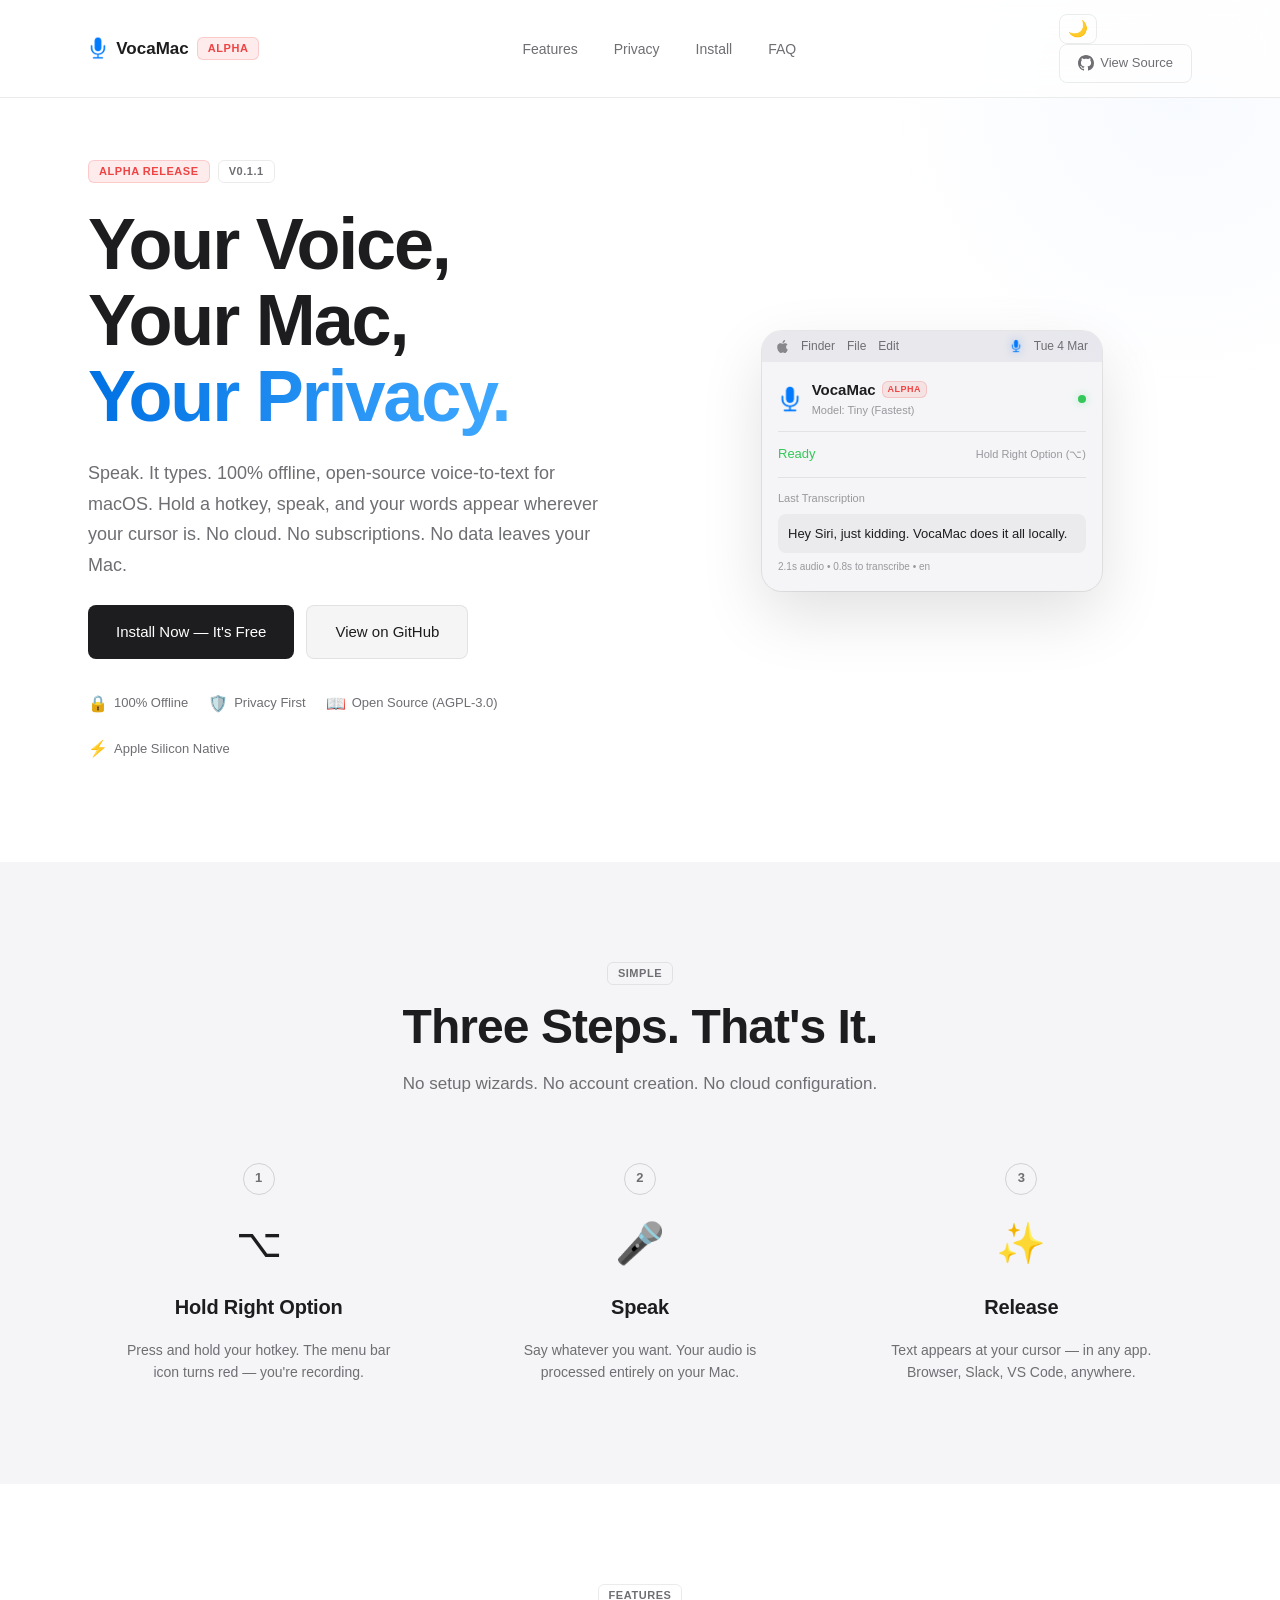
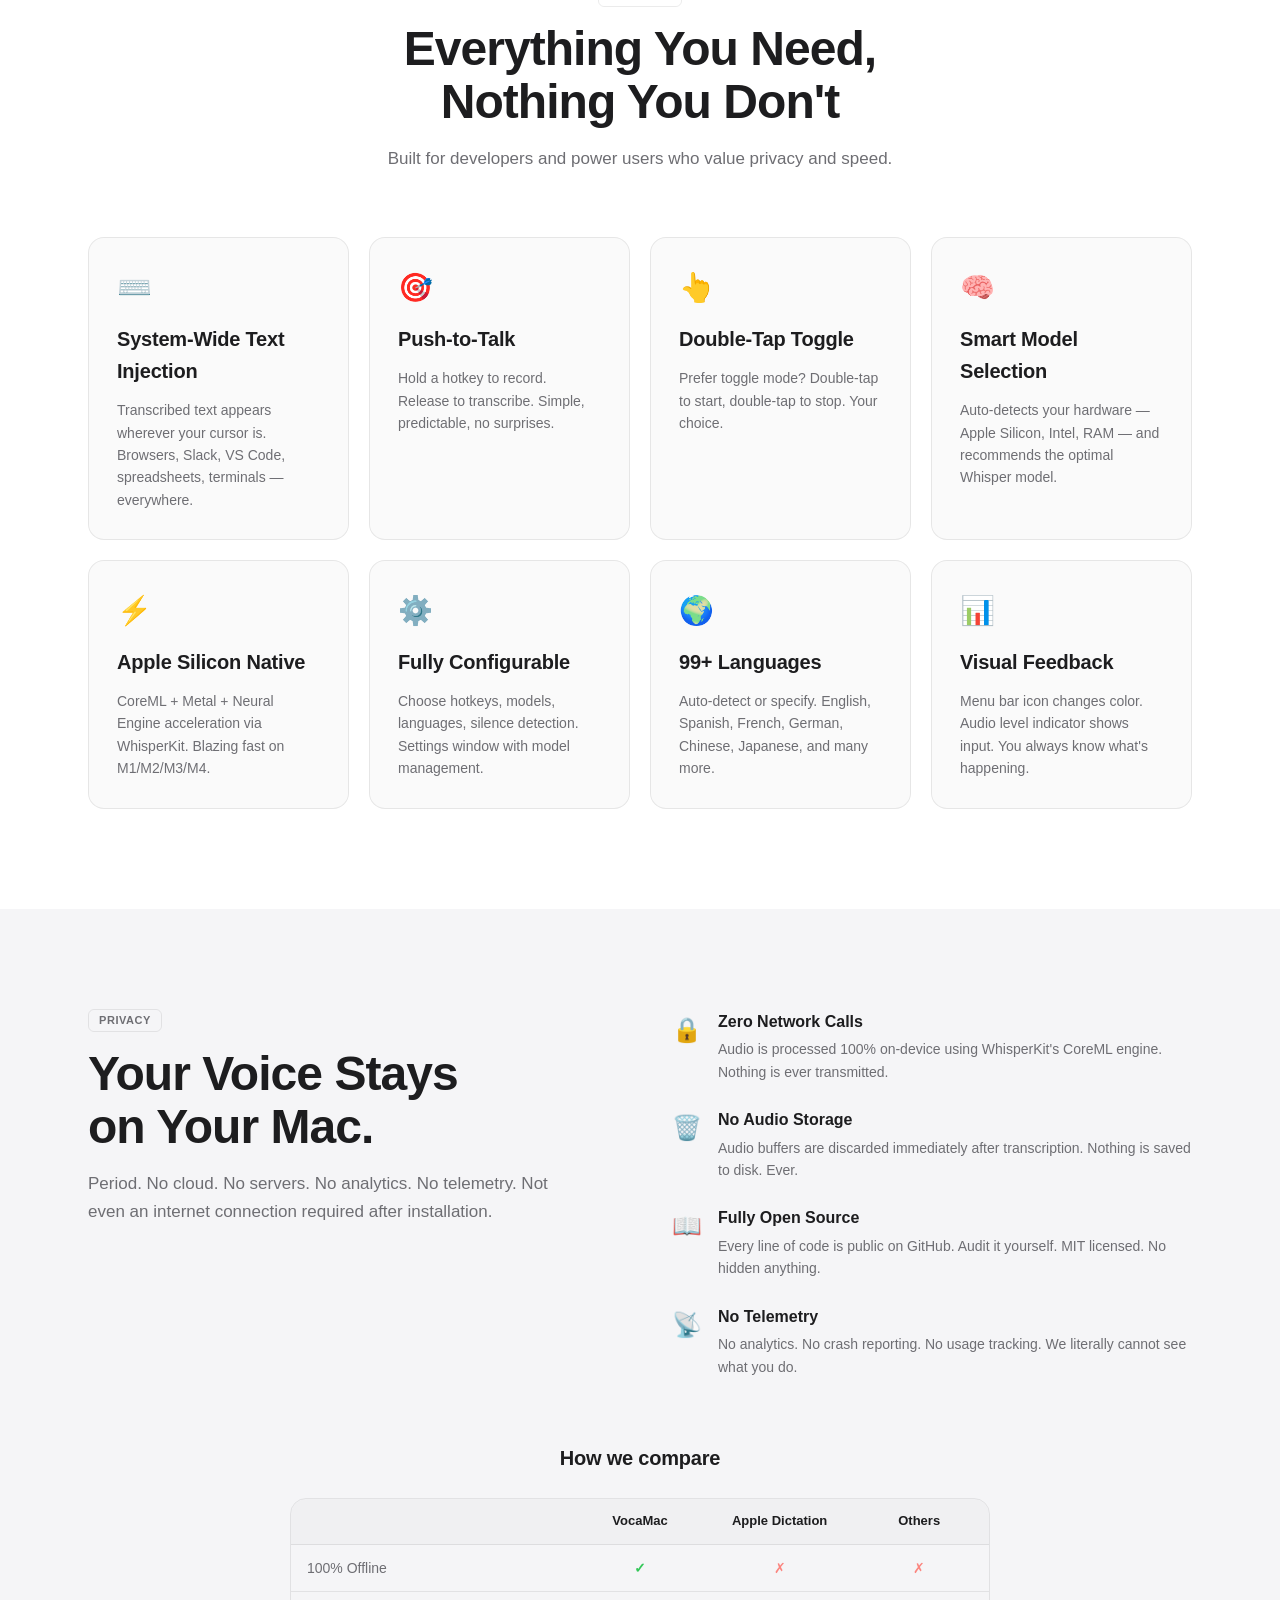
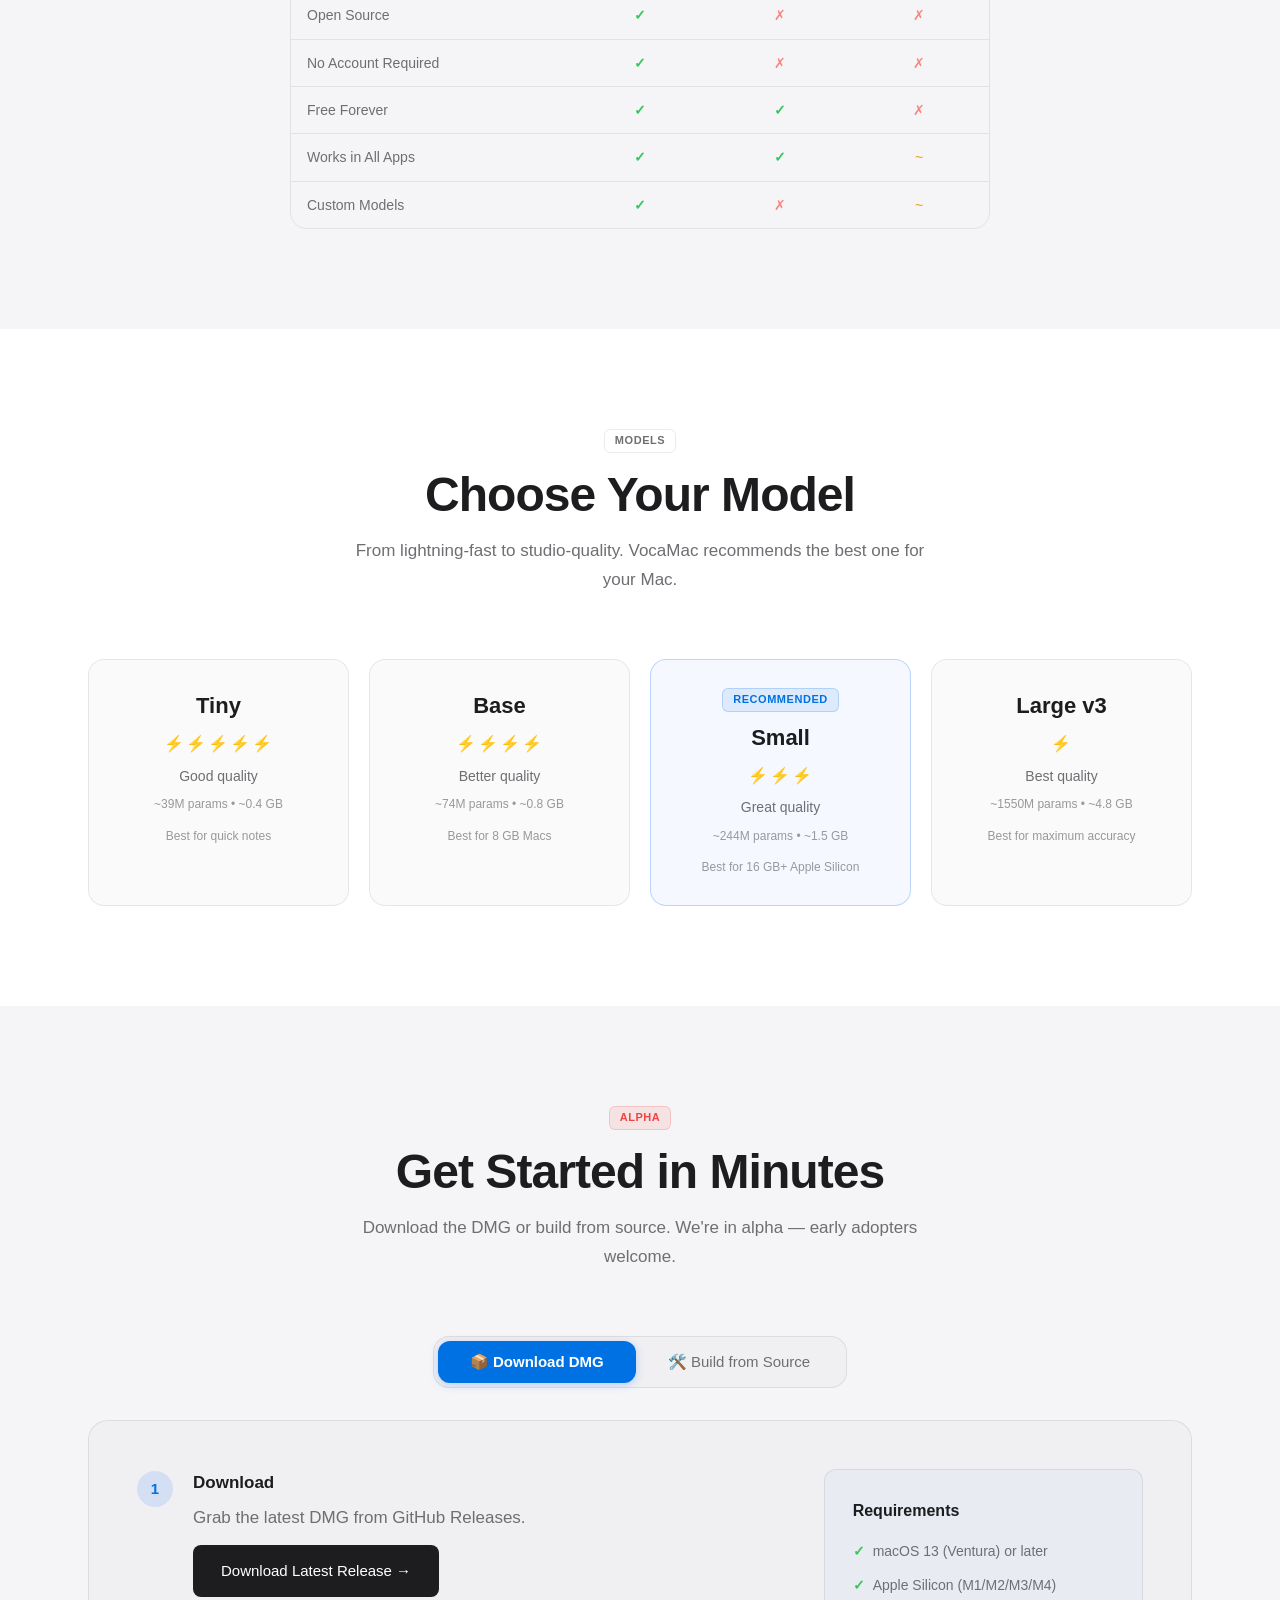
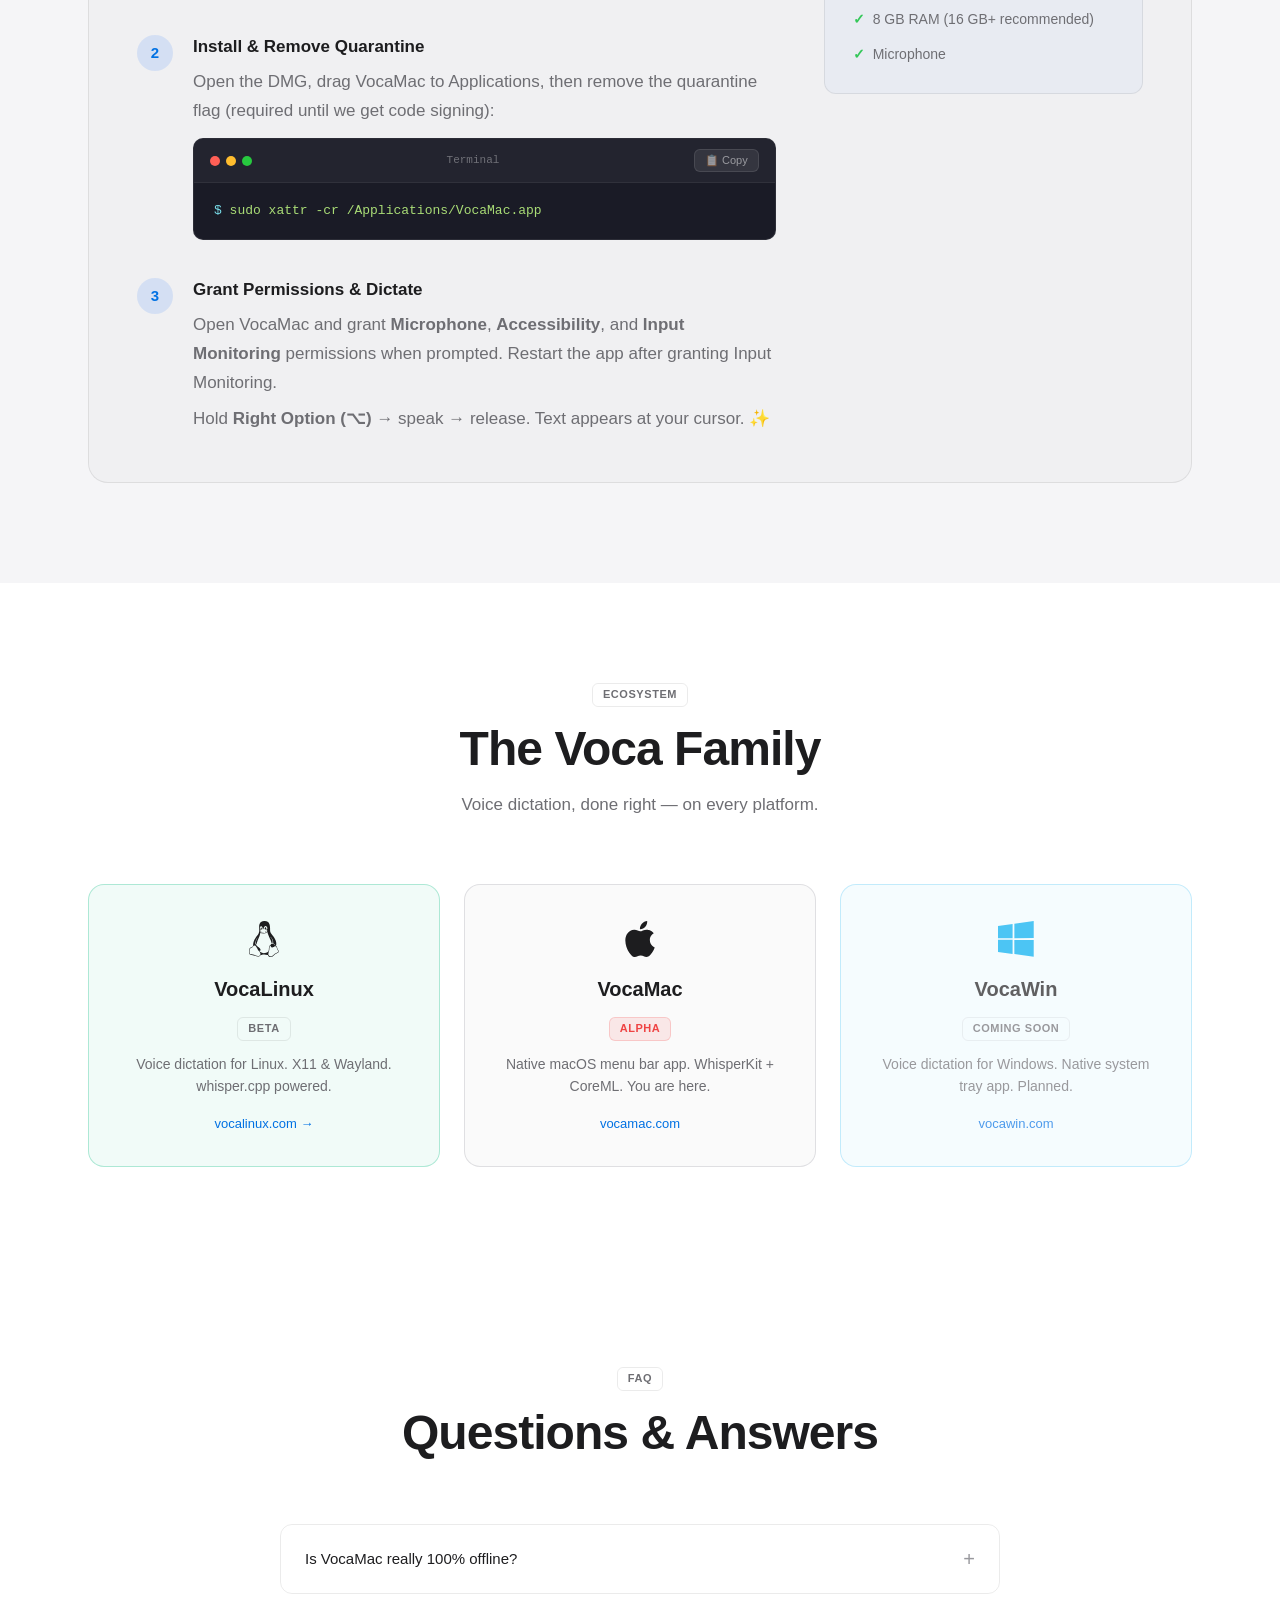
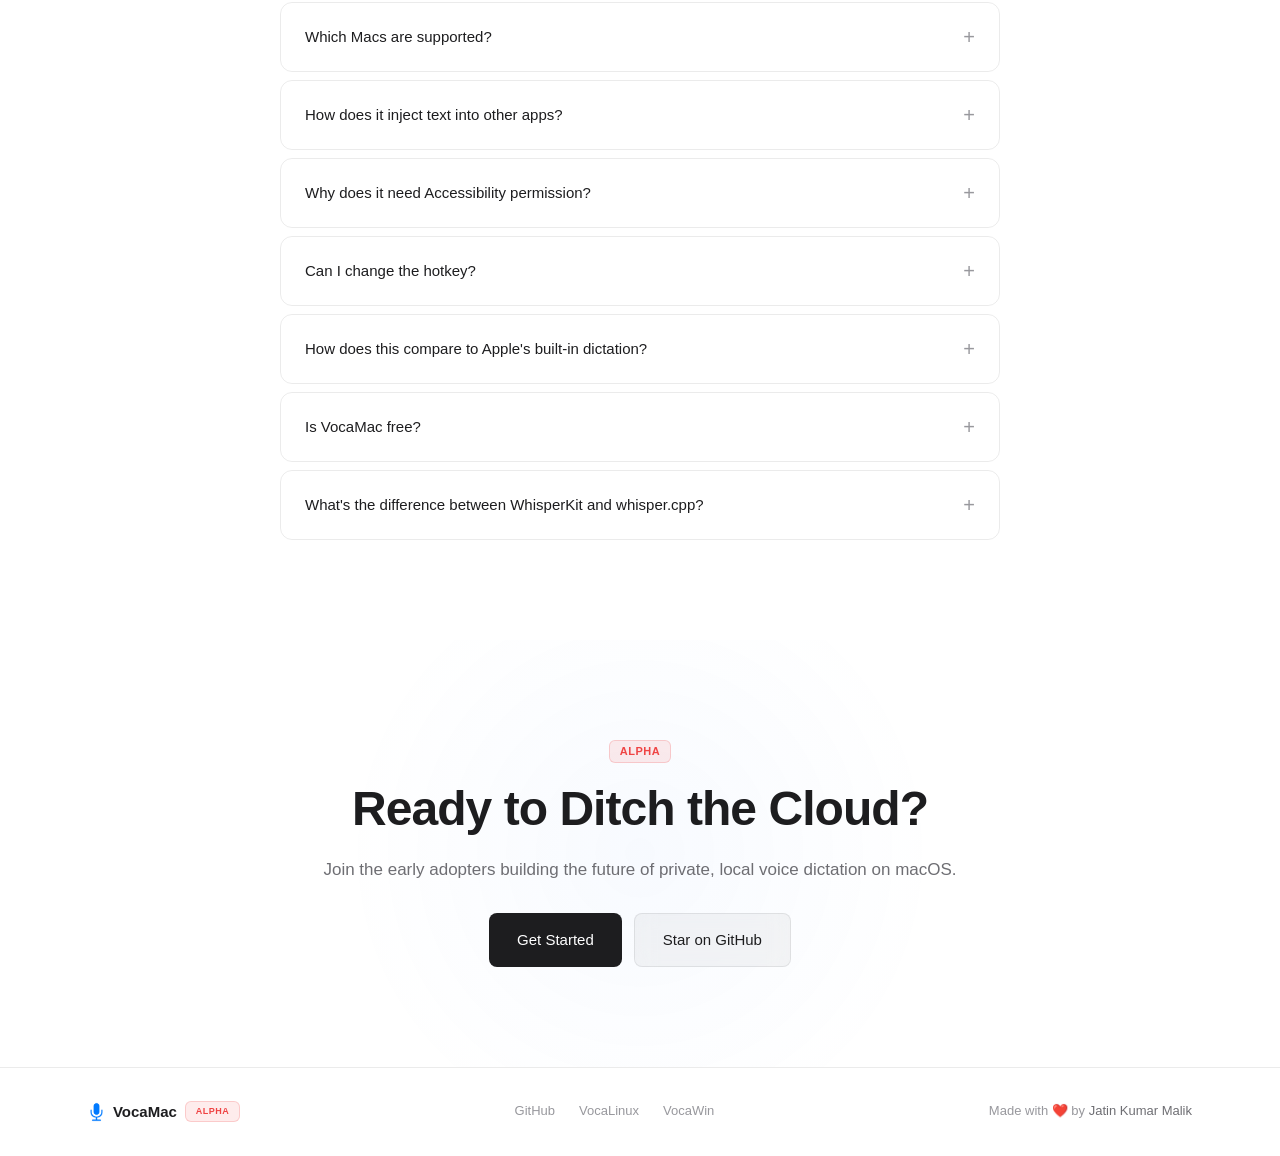
<file: web/index.html>
<!DOCTYPE html>
<html lang="en">
<head>
    <meta charset="UTF-8">
    <meta name="viewport" content="width=device-width, initial-scale=1.0">

    <!-- Primary Meta Tags -->
    <title>VocaMac — 100% Local Voice-to-Text for macOS | Privacy-First Dictation</title>
    <meta name="title" content="VocaMac — 100% Local Voice-to-Text for macOS | Privacy-First Dictation">
    <meta name="description" content="Free, open-source voice dictation for macOS. Hold a hotkey, speak, and text appears at your cursor. 100% offline, powered by WhisperKit. No cloud, no subscriptions, your data never leaves your Mac.">
    <meta name="keywords" content="voice to text, speech to text, speech recognition, macOS, dictation software, whisper, whisperkit, local dictation, offline voice recognition, privacy, open source, mac app, voice typing, transcription">
    <meta name="author" content="Jatin Kumar Malik">
    <meta name="robots" content="index, follow, max-image-preview:large, max-snippet:-1, max-video-preview:-1">
    <link rel="canonical" href="https://vocamac.com/">

    <!-- Favicon -->
    <link rel="icon" type="image/x-icon" href="favicon.ico">
    <link rel="icon" type="image/png" sizes="32x32" href="favicon.png">
    <link rel="apple-touch-icon" sizes="180x180" href="apple-touch-icon.png">
    <meta name="theme-color" content="#1a1a2e">

    <!-- Open Graph / Facebook -->
    <meta property="og:type" content="website">
    <meta property="og:url" content="https://vocamac.com/">
    <meta property="og:title" content="VocaMac — 100% Local Voice-to-Text for macOS">
    <meta property="og:description" content="Free, open-source voice dictation for macOS. Hold a hotkey, speak, and text appears at your cursor. 100% offline, powered by WhisperKit. No cloud, no subscriptions.">
    <meta property="og:image" content="https://vocamac.com/og-image.png">
    <meta property="og:image:width" content="1200">
    <meta property="og:image:height" content="630">
    <meta property="og:image:alt" content="VocaMac - Local Voice-to-Text for macOS">
    <meta property="og:site_name" content="VocaMac">
    <meta property="og:locale" content="en_US">

    <!-- Twitter -->
    <meta name="twitter:card" content="summary_large_image">
    <meta name="twitter:url" content="https://vocamac.com/">
    <meta name="twitter:title" content="VocaMac — 100% Local Voice-to-Text for macOS">
    <meta name="twitter:description" content="Free, open-source voice dictation for macOS. Hold a hotkey, speak, and text appears at your cursor. 100% offline, powered by WhisperKit.">
    <meta name="twitter:image" content="https://vocamac.com/og-image.png">
    <meta name="twitter:image:alt" content="VocaMac - Local Voice-to-Text for macOS">
    <meta name="twitter:creator" content="@jatinkrmalik">

    <!-- JSON-LD Structured Data -->
    <script type="application/ld+json">
    {
        "@context": "https://schema.org",
        "@type": "SoftwareApplication",
        "name": "VocaMac",
        "description": "100% local, privacy-first voice dictation for macOS. Hold a hotkey, speak, and text appears at your cursor. Powered by WhisperKit with CoreML acceleration.",
        "url": "https://vocamac.com",
        "applicationCategory": "UtilitiesApplication",
        "operatingSystem": "macOS 13.0 or later",
        "offers": {
            "@type": "Offer",
            "price": "0",
            "priceCurrency": "USD"
        },
        "author": {
            "@type": "Person",
            "name": "Jatin Kumar Malik",
            "url": "https://github.com/jatinkrmalik"
        },
        "license": "https://opensource.org/licenses/MIT",
        "isAccessibleForFree": true,
        "featureList": [
            "100% offline voice recognition",
            "System-wide text injection",
            "Push-to-talk and toggle modes",
            "99+ language support",
            "Apple Silicon native (CoreML + Neural Engine)",
            "Multiple Whisper model sizes",
            "Open source (MIT license)"
        ],
        "screenshot": "https://vocamac.com/og-image.png",
        "softwareVersion": "0.1.0",
        "softwareRequirements": "macOS 13 (Ventura) or later, Xcode 15+ or Swift 5.9+ toolchain, 8 GB RAM minimum"
    }
    </script>

    <link rel="stylesheet" href="style.css">
    <!-- Prevent flash of wrong theme -->
    <script>
        (function(){var t=localStorage.getItem('vocamac-theme')||(window.matchMedia('(prefers-color-scheme:light)').matches?'light':'dark');document.documentElement.setAttribute('data-theme',t);})();
    </script>
</head>
<body>
    <!-- Navigation -->
    <nav class="navbar">
        <div class="container navbar__container">
            <a href="/" class="navbar__logo">
                <img src="logo.png" alt="VocaMac" class="navbar__logo-img">
                <span>VocaMac</span>
                <span class="badge badge--alpha">ALPHA</span>
            </a>
            <ul class="navbar__menu">
                <li><a href="#features" class="navbar__link">Features</a></li>
                <li><a href="#privacy" class="navbar__link">Privacy</a></li>
                <li><a href="#install" class="navbar__link">Install</a></li>
                <li><a href="#faq" class="navbar__link">FAQ</a></li>
            </ul>
            <div class="navbar__actions">
                <button class="theme-toggle" aria-label="Toggle theme" title="Toggle light/dark mode">
                    <span class="theme-icon-dark">☀️</span>
                    <span class="theme-icon-light">🌙</span>
                </button>
                <a href="https://github.com/jatinkrmalik/vocamac" class="navbar__cta" target="_blank" rel="noopener">
                    <svg width="16" height="16" viewBox="0 0 16 16" fill="currentColor" style="vertical-align: -2px; margin-right: 6px;"><path d="M8 0C3.58 0 0 3.58 0 8c0 3.54 2.29 6.53 5.47 7.59.4.07.55-.17.55-.38 0-.19-.01-.82-.01-1.49-2.01.37-2.53-.49-2.69-.94-.09-.23-.48-.94-.82-1.13-.28-.15-.68-.52-.01-.53.63-.01 1.08.58 1.23.82.72 1.21 1.87.87 2.33.66.07-.52.28-.87.51-1.07-1.78-.2-3.64-.89-3.64-3.95 0-.87.31-1.59.82-2.15-.08-.2-.36-1.02.08-2.12 0 0 .67-.21 2.2.82.64-.18 1.32-.27 2-.27.68 0 1.36.09 2 .27 1.53-1.04 2.2-.82 2.2-.82.44 1.1.16 1.92.08 2.12.51.56.82 1.27.82 2.15 0 3.07-1.87 3.75-3.65 3.95.29.25.54.73.54 1.48 0 1.07-.01 1.93-.01 2.2 0 .21.15.46.55.38A8.013 8.013 0 0016 8c0-4.42-3.58-8-8-8z"/></svg>
                    <span class="navbar__cta-text">View Source</span>
                </a>
                <button class="navbar__toggle" aria-label="Menu">
                    <span></span><span></span><span></span>
                </button>
            </div>
        </div>
    </nav>

    <!-- Hero -->
    <section class="hero">
        <div class="container hero__container">
            <div class="hero__content">
                <div class="hero__badges">
                    <span class="badge badge--alpha">ALPHA RELEASE</span>
                    <span class="badge badge--outline" id="version-badge">v0.1.1</span>
                </div>
                <h1 class="hero__headline">
                    Your Voice,<br>
                    Your Mac,<br>
                    <span class="text-gradient">Your Privacy.</span>
                </h1>
                <p class="hero__subtext">
                    Speak. It types. 100% offline, open-source voice-to-text for macOS. Hold a hotkey, speak, and your words appear wherever your cursor is. No cloud. No subscriptions. No data leaves your Mac.
                </p>
                <div class="hero__actions">
                    <a href="#install" class="button button--primary">
                        Install Now — It's Free
                    </a>
                    <a href="https://github.com/jatinkrmalik/vocamac" class="button button--glass" target="_blank" rel="noopener">
                        View on GitHub
                    </a>
                </div>
                <div class="hero__stats">
                    <div class="hero__stat">
                        <span class="hero__stat-icon">🔒</span>
                        <span>100% Offline</span>
                    </div>
                    <div class="hero__stat">
                        <span class="hero__stat-icon">🛡️</span>
                        <span>Privacy First</span>
                    </div>
                    <div class="hero__stat">
                        <span class="hero__stat-icon">📖</span>
                        <span>Open Source (AGPL-3.0)</span>
                    </div>
                    <div class="hero__stat">
                        <span class="hero__stat-icon">⚡</span>
                        <span>Apple Silicon Native</span>
                    </div>
                </div>
            </div>
            <div class="hero__visual">
                <div class="mockup">
                    <div class="mockup__menubar">
                        <div class="mockup__menubar-left">
                            <svg class="mockup__apple" role="img" viewBox="0 0 24 24" width="13" height="13" xmlns="http://www.w3.org/2000/svg"><path d="M12.152 6.896c-.948 0-2.415-1.078-3.96-1.04-2.04.027-3.91 1.183-4.961 3.014-2.117 3.675-.546 9.103 1.519 12.09 1.013 1.454 2.208 3.09 3.792 3.039 1.52-.065 2.09-.987 3.935-.987 1.831 0 2.35.987 3.96.948 1.637-.026 2.676-1.48 3.676-2.948 1.156-1.688 1.636-3.325 1.662-3.415-.039-.013-3.182-1.221-3.22-4.857-.026-3.04 2.48-4.494 2.597-4.559-1.429-2.09-3.623-2.324-4.39-2.376-2-.156-3.675 1.09-4.61 1.09zM15.53 3.83c.843-1.012 1.4-2.427 1.245-3.83-1.207.052-2.662.805-3.532 1.818-.78.896-1.454 2.338-1.273 3.714 1.338.104 2.715-.688 3.559-1.701" fill="currentColor"/></svg>
                            <span class="mockup__menubar-item">Finder</span>
                            <span class="mockup__menubar-item">File</span>
                            <span class="mockup__menubar-item">Edit</span>
                        </div>
                        <div class="mockup__menubar-right">
                            <img src="logo.png" alt="VocaMac" class="mockup__menubar-icon mockup__mic-icon">
                            <span class="mockup__menubar-item">Tue 4 Mar</span>
                        </div>
                    </div>
                    <div class="mockup__popover">
                        <div class="mockup__header">
                            <div class="mockup__header-left">
                                <img src="logo.png" alt="VocaMac" class="mockup__app-logo">
                                <div>
                                    <div class="mockup__app-name">VocaMac <span class="badge badge--alpha" style="font-size: 9px; padding: 1px 5px;">ALPHA</span></div>
                                    <div class="mockup__model">Model: Tiny (Fastest)</div>
                                </div>
                            </div>
                            <div class="mockup__status-dot mockup__status-dot--ready"></div>
                        </div>
                        <div class="mockup__divider"></div>
                        <div class="mockup__status-row">
                            <span class="mockup__status-text mockup__status-text--ready">Ready</span>
                            <span class="mockup__hint">Hold Right Option (⌥)</span>
                        </div>
                        <div class="mockup__divider"></div>
                        <div class="mockup__transcription">
                            <div class="mockup__transcription-label">Last Transcription</div>
                            <div class="mockup__transcription-text">Hey Siri, just kidding. VocaMac does it all locally.</div>
                            <div class="mockup__transcription-meta">2.1s audio • 0.8s to transcribe • en</div>
                        </div>
                    </div>
                </div>
            </div>
        </div>
    </section>

    <!-- How It Works -->
    <section class="how-it-works" id="how-it-works">
        <div class="container">
            <div class="section-header">
                <span class="badge badge--outline">Simple</span>
                <h2>Three Steps. That's It.</h2>
                <p class="text-secondary">No setup wizards. No account creation. No cloud configuration.</p>
            </div>
            <div class="steps">
                <div class="step">
                    <div class="step__number">1</div>
                    <div class="step__icon">⌥</div>
                    <h3>Hold Right Option</h3>
                    <p>Press and hold your hotkey. The menu bar icon turns red — you're recording.</p>
                </div>
                <div class="step">
                    <div class="step__number">2</div>
                    <div class="step__icon">🎤</div>
                    <h3>Speak</h3>
                    <p>Say whatever you want. Your audio is processed entirely on your Mac.</p>
                </div>
                <div class="step">
                    <div class="step__number">3</div>
                    <div class="step__icon">✨</div>
                    <h3>Release</h3>
                    <p>Text appears at your cursor — in any app. Browser, Slack, VS Code, anywhere.</p>
                </div>
            </div>
        </div>
    </section>

    <!-- Features -->
    <section class="features" id="features">
        <div class="container">
            <div class="section-header">
                <span class="badge badge--outline">Features</span>
                <h2>Everything You Need,<br>Nothing You Don't</h2>
                <p class="text-secondary">Built for developers and power users who value privacy and speed.</p>
            </div>
            <div class="features__grid">
                <div class="feature-card">
                    <div class="feature-card__icon">⌨️</div>
                    <h3>System-Wide Text Injection</h3>
                    <p>Transcribed text appears wherever your cursor is. Browsers, Slack, VS Code, spreadsheets, terminals — everywhere.</p>
                </div>
                <div class="feature-card">
                    <div class="feature-card__icon">🎯</div>
                    <h3>Push-to-Talk</h3>
                    <p>Hold a hotkey to record. Release to transcribe. Simple, predictable, no surprises.</p>
                </div>
                <div class="feature-card">
                    <div class="feature-card__icon">👆</div>
                    <h3>Double-Tap Toggle</h3>
                    <p>Prefer toggle mode? Double-tap to start, double-tap to stop. Your choice.</p>
                </div>
                <div class="feature-card">
                    <div class="feature-card__icon">🧠</div>
                    <h3>Smart Model Selection</h3>
                    <p>Auto-detects your hardware — Apple Silicon, Intel, RAM — and recommends the optimal Whisper model.</p>
                </div>
                <div class="feature-card">
                    <div class="feature-card__icon">⚡</div>
                    <h3>Apple Silicon Native</h3>
                    <p>CoreML + Metal + Neural Engine acceleration via WhisperKit. Blazing fast on M1/M2/M3/M4.</p>
                </div>
                <div class="feature-card">
                    <div class="feature-card__icon">⚙️</div>
                    <h3>Fully Configurable</h3>
                    <p>Choose hotkeys, models, languages, silence detection. Settings window with model management.</p>
                </div>
                <div class="feature-card">
                    <div class="feature-card__icon">🌍</div>
                    <h3>99+ Languages</h3>
                    <p>Auto-detect or specify. English, Spanish, French, German, Chinese, Japanese, and many more.</p>
                </div>
                <div class="feature-card">
                    <div class="feature-card__icon">📊</div>
                    <h3>Visual Feedback</h3>
                    <p>Menu bar icon changes color. Audio level indicator shows input. You always know what's happening.</p>
                </div>
            </div>
        </div>
    </section>

    <!-- Privacy -->
    <section class="privacy" id="privacy">
        <div class="container">
            <div class="privacy__content">
                <div class="section-header section-header--left">
                    <span class="badge badge--outline">Privacy</span>
                    <h2>Your Voice Stays<br>on Your Mac.</h2>
                    <p class="text-secondary" style="max-width: 500px;">
                        Period. No cloud. No servers. No analytics. No telemetry. Not even an internet connection required after installation.
                    </p>
                </div>
                <div class="privacy__points">
                    <div class="privacy__point">
                        <div class="privacy__point-icon">🔒</div>
                        <div>
                            <h4>Zero Network Calls</h4>
                            <p>Audio is processed 100% on-device using WhisperKit's CoreML engine. Nothing is ever transmitted.</p>
                        </div>
                    </div>
                    <div class="privacy__point">
                        <div class="privacy__point-icon">🗑️</div>
                        <div>
                            <h4>No Audio Storage</h4>
                            <p>Audio buffers are discarded immediately after transcription. Nothing is saved to disk. Ever.</p>
                        </div>
                    </div>
                    <div class="privacy__point">
                        <div class="privacy__point-icon">📖</div>
                        <div>
                            <h4>Fully Open Source</h4>
                            <p>Every line of code is public on GitHub. Audit it yourself. MIT licensed. No hidden anything.</p>
                        </div>
                    </div>
                    <div class="privacy__point">
                        <div class="privacy__point-icon">📡</div>
                        <div>
                            <h4>No Telemetry</h4>
                            <p>No analytics. No crash reporting. No usage tracking. We literally cannot see what you do.</p>
                        </div>
                    </div>
                </div>
            </div>
            <div class="privacy__comparison">
                <h3>How we compare</h3>
                <div class="comparison-table">
                    <div class="comparison-row comparison-row--header">
                        <div></div>
                        <div>VocaMac</div>
                        <div>Apple Dictation</div>
                        <div>Others</div>
                    </div>
                    <div class="comparison-row">
                        <div>100% Offline</div>
                        <div class="check">✓</div>
                        <div class="cross">✗</div>
                        <div class="cross">✗</div>
                    </div>
                    <div class="comparison-row">
                        <div>Open Source</div>
                        <div class="check">✓</div>
                        <div class="cross">✗</div>
                        <div class="cross">✗</div>
                    </div>
                    <div class="comparison-row">
                        <div>No Account Required</div>
                        <div class="check">✓</div>
                        <div class="cross">✗</div>
                        <div class="cross">✗</div>
                    </div>
                    <div class="comparison-row">
                        <div>Free Forever</div>
                        <div class="check">✓</div>
                        <div class="check">✓</div>
                        <div class="cross">✗</div>
                    </div>
                    <div class="comparison-row">
                        <div>Works in All Apps</div>
                        <div class="check">✓</div>
                        <div class="check">✓</div>
                        <div class="partial">~</div>
                    </div>
                    <div class="comparison-row">
                        <div>Custom Models</div>
                        <div class="check">✓</div>
                        <div class="cross">✗</div>
                        <div class="partial">~</div>
                    </div>
                </div>
            </div>
        </div>
    </section>

    <!-- Models -->
    <section class="models">
        <div class="container">
            <div class="section-header">
                <span class="badge badge--outline">Models</span>
                <h2>Choose Your Model</h2>
                <p class="text-secondary">From lightning-fast to studio-quality. VocaMac recommends the best one for your Mac.</p>
            </div>
            <div class="models__grid">
                <div class="model-card">
                    <div class="model-card__name">Tiny</div>
                    <div class="model-card__speed">⚡⚡⚡⚡⚡</div>
                    <div class="model-card__quality">Good quality</div>
                    <div class="model-card__detail">~39M params • ~0.4 GB</div>
                    <div class="model-card__best">Best for quick notes</div>
                </div>
                <div class="model-card">
                    <div class="model-card__name">Base</div>
                    <div class="model-card__speed">⚡⚡⚡⚡</div>
                    <div class="model-card__quality">Better quality</div>
                    <div class="model-card__detail">~74M params • ~0.8 GB</div>
                    <div class="model-card__best">Best for 8 GB Macs</div>
                </div>
                <div class="model-card model-card--recommended">
                    <span class="badge badge--primary">Recommended</span>
                    <div class="model-card__name">Small</div>
                    <div class="model-card__speed">⚡⚡⚡</div>
                    <div class="model-card__quality">Great quality</div>
                    <div class="model-card__detail">~244M params • ~1.5 GB</div>
                    <div class="model-card__best">Best for 16 GB+ Apple Silicon</div>
                </div>
                <div class="model-card">
                    <div class="model-card__name">Large v3</div>
                    <div class="model-card__speed">⚡</div>
                    <div class="model-card__quality">Best quality</div>
                    <div class="model-card__detail">~1550M params • ~4.8 GB</div>
                    <div class="model-card__best">Best for maximum accuracy</div>
                </div>
            </div>
        </div>
    </section>

    <!-- Install -->
    <section class="install" id="install">
        <div class="container">
            <div class="section-header">
                <span class="badge badge--alpha">ALPHA</span>
                <h2>Get Started in Minutes</h2>
                <p class="text-secondary">Download the DMG or build from source. We're in alpha — early adopters welcome.</p>
            </div>

            <!-- Install Options Tabs -->
            <div class="install__tabs" role="tablist">
                <button class="install__tab install__tab--active" role="tab" aria-selected="true" onclick="switchInstallTab('dmg', this)">📦 Download DMG</button>
                <button class="install__tab" role="tab" aria-selected="false" onclick="switchInstallTab('source', this)">🛠️ Build from Source</button>
            </div>

            <!-- DMG Option -->
            <div class="install__card" id="install-dmg">
                <div class="install__steps">
                    <div class="install__step visible">
                        <div class="install__step-num">1</div>
                        <div>
                            <h4>Download</h4>
                            <p class="text-secondary">Grab the latest DMG from GitHub Releases.</p>
                            <a href="https://github.com/jatinkrmalik/vocamac/releases/latest" class="button button--primary install__download-btn" target="_blank" rel="noopener">
                                Download Latest Release →
                            </a>
                        </div>
                    </div>
                    <div class="install__step visible">
                        <div class="install__step-num">2</div>
                        <div>
                            <h4>Install &amp; Remove Quarantine</h4>
                            <p class="text-secondary">Open the DMG, drag VocaMac to Applications, then remove the quarantine flag (required until we get code signing):</p>
                            <div class="code-block">
                                <div class="code-block__titlebar">
                                    <div class="code-block__dots">
                                        <span class="code-block__dot code-block__dot--red"></span>
                                        <span class="code-block__dot code-block__dot--yellow"></span>
                                        <span class="code-block__dot code-block__dot--green"></span>
                                    </div>
                                    <span class="code-block__title">Terminal</span>
                                    <button class="code-block__copy" onclick="copyCode(this)">📋 Copy</button>
                                </div>
                                <div class="code-block__body">
                                    <code><span class="prompt">$ </span>sudo xattr -cr /Applications/VocaMac.app</code>
                                </div>
                            </div>
                        </div>
                    </div>
                    <div class="install__step visible">
                        <div class="install__step-num">3</div>
                        <div>
                            <h4>Grant Permissions &amp; Dictate</h4>
                            <p class="text-secondary">Open VocaMac and grant <strong>Microphone</strong>, <strong>Accessibility</strong>, and <strong>Input Monitoring</strong> permissions when prompted. Restart the app after granting Input Monitoring.</p>
                            <p class="text-secondary" style="margin-top: 8px;">Hold <strong>Right Option (⌥)</strong> → speak → release. Text appears at your cursor. ✨</p>
                        </div>
                    </div>
                </div>
                <div class="install__requirements">
                    <h4>Requirements</h4>
                    <ul>
                        <li>macOS 13 (Ventura) or later</li>
                        <li>Apple Silicon (M1/M2/M3/M4)</li>
                        <li>8 GB RAM (16 GB+ recommended)</li>
                        <li>Microphone</li>
                    </ul>
                </div>
            </div>

            <!-- Source Option (hidden by default) -->
            <div class="install__card" id="install-source" style="display: none;">
                <div class="install__steps">
                    <div class="install__step visible">
                        <div class="install__step-num">1</div>
                        <div>
                            <h4>Clone &amp; Install</h4>
                            <div class="code-block">
                                <div class="code-block__titlebar">
                                    <div class="code-block__dots">
                                        <span class="code-block__dot code-block__dot--red"></span>
                                        <span class="code-block__dot code-block__dot--yellow"></span>
                                        <span class="code-block__dot code-block__dot--green"></span>
                                    </div>
                                    <span class="code-block__title">Terminal</span>
                                    <button class="code-block__copy" onclick="copyCode(this)">📋 Copy</button>
                                </div>
                                <div class="code-block__body">
                                    <code><span class="prompt">$ </span>git clone https://github.com/jatinkrmalik/vocamac.git
<span class="prompt">$ </span>cd vocamac
<span class="prompt">$ </span>make install</code>
                                </div>
                            </div>
                            <p class="text-secondary" style="margin-top: 8px;">Builds VocaMac, installs to <strong>/Applications</strong>, and launches it. That's it.</p>
                        </div>
                    </div>
                    <div class="install__step visible">
                        <div class="install__step-num">2</div>
                        <div>
                            <h4>Grant Permissions &amp; Dictate</h4>
                            <p class="text-secondary">Grant <strong>Microphone</strong>, <strong>Accessibility</strong>, and <strong>Input Monitoring</strong> permissions when prompted. Restart the app after granting Input Monitoring.</p>
                            <p class="text-secondary" style="margin-top: 8px;">Hold <strong>Right Option (⌥)</strong> → speak → release. Text appears at your cursor. ✨</p>
                        </div>
                    </div>
                </div>
                <div class="install__requirements">
                    <h4>Requirements</h4>
                    <ul>
                        <li>macOS 13 (Ventura) or later</li>
                        <li>Apple Silicon (M1/M2/M3/M4)</li>
                        <li>Xcode 15+ or Swift 5.9+</li>
                        <li>8 GB RAM (16 GB+ recommended)</li>
                        <li>Microphone</li>
                    </ul>
                </div>
            </div>
        </div>
    </section>

    <!-- Voca Family -->
    <section class="family">
        <div class="container">
            <div class="section-header">
                <span class="badge badge--outline">Ecosystem</span>
                <h2>The Voca Family</h2>
                <p class="text-secondary">Voice dictation, done right — on every platform.</p>
            </div>
            <div class="family__grid">
                <a href="https://vocalinux.com" class="family-card family-card--linux" target="_blank" rel="noopener">
                    <div class="family-card__icon">
                        <svg role="img" viewBox="0 0 24 24" width="36" height="36" xmlns="http://www.w3.org/2000/svg"><title>Linux</title><path d="M12.504 0c-.155 0-.315.008-.48.021-4.226.333-3.105 4.807-3.17 6.298-.076 1.092-.3 1.953-1.05 3.02-.885 1.051-2.127 2.75-2.716 4.521-.278.832-.41 1.684-.287 2.489a.424.424 0 00-.11.135c-.26.268-.45.6-.663.839-.199.199-.485.267-.797.4-.313.136-.658.269-.864.68-.09.189-.136.394-.132.602 0 .199.027.4.055.536.058.399.116.728.04.97-.249.68-.28 1.145-.106 1.484.174.334.535.47.94.601.81.2 1.91.135 2.774.6.926.466 1.866.67 2.616.47.526-.116.97-.464 1.208-.946.587-.003 1.23-.269 2.26-.334.699-.058 1.574.267 2.577.2.025.134.063.198.114.333l.003.003c.391.778 1.113 1.132 1.884 1.071.771-.06 1.592-.536 2.257-1.306.631-.765 1.683-1.084 2.378-1.503.348-.199.629-.469.649-.853.023-.4-.2-.811-.714-1.376v-.097l-.003-.003c-.17-.2-.25-.535-.338-.926-.085-.401-.182-.786-.492-1.046h-.003c-.059-.054-.123-.067-.188-.135a.357.357 0 00-.19-.064c.431-1.278.264-2.55-.173-3.694-.533-1.41-1.465-2.638-2.175-3.483-.796-1.005-1.576-1.957-1.56-3.368.026-2.152.236-6.133-3.544-6.139zm.529 3.405h.013c.213 0 .396.062.584.198.19.135.33.332.438.533.105.259.158.459.166.724 0-.02.006-.04.006-.06v.105a.086.086 0 01-.004-.021l-.004-.024a1.807 1.807 0 01-.15.706.953.953 0 01-.213.335.71.71 0 00-.088-.042c-.104-.045-.198-.064-.284-.133a1.312 1.312 0 00-.22-.066c.05-.06.146-.133.183-.198.053-.128.082-.264.088-.402v-.02a1.21 1.21 0 00-.061-.4c-.045-.134-.101-.2-.183-.333-.084-.066-.167-.132-.267-.132h-.016c-.093 0-.176.03-.262.132a.8.8 0 00-.205.334 1.18 1.18 0 00-.09.4v.019c.002.089.008.179.02.267-.193-.067-.438-.135-.607-.202a1.635 1.635 0 01-.018-.2v-.02a1.772 1.772 0 01.15-.768c.082-.22.232-.406.43-.533a.985.985 0 01.594-.2zm-2.962.059h.036c.142 0 .27.048.399.135.146.129.264.288.344.465.09.199.14.4.153.667v.004c.007.134.006.2-.002.266v.08c-.03.007-.056.018-.083.024-.152.055-.274.135-.393.2.012-.09.013-.18.003-.267v-.015c-.012-.133-.04-.2-.082-.333a.613.613 0 00-.166-.267.248.248 0 00-.183-.064h-.021c-.071.006-.13.04-.186.132a.552.552 0 00-.12.27.944.944 0 00-.023.33v.015c.012.135.037.2.08.334.046.134.098.2.166.268.01.009.02.018.034.024-.07.057-.117.07-.176.136a.304.304 0 01-.131.068 2.62 2.62 0 01-.275-.402 1.772 1.772 0 01-.155-.667 1.759 1.759 0 01.08-.668 1.43 1.43 0 01.283-.535c.128-.133.26-.2.418-.2zm1.37 1.706c.332 0 .733.065 1.216.399.293.2.523.269 1.052.468h.003c.255.136.405.266.478.399v-.131a.571.571 0 01.016.47c-.123.31-.516.643-1.063.842v.002c-.268.135-.501.333-.775.465-.276.135-.588.292-1.012.267a1.139 1.139 0 01-.448-.067 3.566 3.566 0 01-.322-.198c-.195-.135-.363-.332-.612-.465v-.005h-.005c-.4-.246-.616-.512-.686-.71-.07-.268-.005-.47.193-.6.224-.135.38-.271.483-.336.104-.074.143-.102.176-.131h.002v-.003c.169-.202.436-.47.839-.601.139-.036.294-.065.466-.065zm2.8 2.142c.358 1.417 1.196 3.475 1.735 4.473.286.534.855 1.659 1.102 3.024.156-.005.33.018.513.064.646-1.671-.546-3.467-1.089-3.966-.22-.2-.232-.335-.123-.335.59.534 1.365 1.572 1.646 2.757.13.535.16 1.104.021 1.67.067.028.135.06.205.067 1.032.534 1.413.938 1.23 1.537v-.043c-.06-.003-.12 0-.18 0h-.016c.151-.467-.182-.825-1.065-1.224-.915-.4-1.646-.336-1.77.465-.008.043-.013.066-.018.135-.068.023-.139.053-.209.064-.43.268-.662.669-.793 1.187-.13.533-.17 1.156-.205 1.869v.003c-.02.334-.17.838-.319 1.35-1.5 1.072-3.58 1.538-5.348.334a2.645 2.645 0 00-.402-.533 1.45 1.45 0 00-.275-.333c.182 0 .338-.03.465-.067a.615.615 0 00.314-.334c.108-.267 0-.697-.345-1.163-.345-.467-.931-.995-1.788-1.521-.63-.4-.986-.87-1.15-1.396-.165-.534-.143-1.085-.015-1.645.245-1.07.873-2.11 1.274-2.763.107-.065.037.135-.408.974-.396.751-1.14 2.497-.122 3.854a8.123 8.123 0 01.647-2.876c.564-1.278 1.743-3.504 1.836-5.268.048.036.217.135.289.202.218.133.38.333.59.465.21.201.477.335.876.335.039.003.075.006.11.006.412 0 .73-.134.997-.268.29-.134.52-.334.74-.4h.005c.467-.135.835-.402 1.044-.7zm2.185 8.958c.037.6.343 1.245.882 1.377.588.134 1.434-.333 1.791-.765l.211-.01c.315-.007.577.01.847.268l.003.003c.208.199.305.53.391.876.085.4.154.78.409 1.066.486.527.645.906.636 1.14l.003-.007v.018l-.003-.012c-.015.262-.185.396-.498.595-.63.401-1.746.712-2.457 1.57-.618.737-1.37 1.14-2.036 1.191-.664.053-1.237-.2-1.574-.898l-.005-.003c-.21-.4-.12-1.025.056-1.69.176-.668.428-1.344.463-1.897.037-.714.076-1.335.195-1.814.12-.465.308-.797.641-.984l.045-.022zm-10.814.049h.01c.053 0 .105.005.157.014.376.055.706.333 1.023.752l.91 1.664.003.003c.243.533.754 1.064 1.189 1.637.434.598.77 1.131.729 1.57v.006c-.057.744-.48 1.148-1.125 1.294-.645.135-1.52.002-2.395-.464-.968-.536-2.118-.469-2.857-.602-.369-.066-.61-.2-.723-.4-.11-.2-.113-.602.123-1.23v-.004l.002-.003c.117-.334.03-.752-.027-1.118-.055-.401-.083-.71.043-.94.16-.334.396-.4.69-.533.294-.135.64-.202.915-.47h.002v-.002c.256-.268.445-.601.668-.838.19-.201.38-.336.663-.336zm7.159-9.074c-.435.201-.945.535-1.488.535-.542 0-.97-.267-1.28-.466-.154-.134-.28-.268-.373-.335-.164-.134-.144-.333-.074-.333.109.016.129.134.199.2.096.066.215.2.36.333.292.2.68.467 1.167.467.485 0 1.053-.267 1.398-.466.195-.135.445-.334.648-.467.156-.136.149-.267.279-.267.128.016.034.134-.147.332a8.097 8.097 0 01-.69.468zm-1.082-1.583V5.64c-.006-.02.013-.042.029-.05.074-.043.18-.027.26.004.063 0 .16.067.15.135-.006.049-.085.066-.135.066-.055 0-.092-.043-.141-.068-.052-.018-.146-.008-.163-.065zm-.551 0c-.02.058-.113.049-.166.066-.047.025-.086.068-.14.068-.05 0-.13-.02-.136-.068-.01-.066.088-.133.15-.133.08-.031.184-.047.259-.005.019.009.036.03.03.05v.02h.003z" fill="var(--text-primary)"/></svg>
                    </div>
                    <div class="family-card__name">VocaLinux</div>
                    <div class="family-card__status badge badge--outline">Beta</div>
                    <p>Voice dictation for Linux. X11 & Wayland. whisper.cpp powered.</p>
                    <span class="family-card__link">vocalinux.com →</span>
                </a>
                <div class="family-card family-card--active">
                    <div class="family-card__icon">
                        <svg role="img" viewBox="0 0 24 24" width="36" height="36" xmlns="http://www.w3.org/2000/svg"><title>Apple</title><path d="M12.152 6.896c-.948 0-2.415-1.078-3.96-1.04-2.04.027-3.91 1.183-4.961 3.014-2.117 3.675-.546 9.103 1.519 12.09 1.013 1.454 2.208 3.09 3.792 3.039 1.52-.065 2.09-.987 3.935-.987 1.831 0 2.35.987 3.96.948 1.637-.026 2.676-1.48 3.676-2.948 1.156-1.688 1.636-3.325 1.662-3.415-.039-.013-3.182-1.221-3.22-4.857-.026-3.04 2.48-4.494 2.597-4.559-1.429-2.09-3.623-2.324-4.39-2.376-2-.156-3.675 1.09-4.61 1.09zM15.53 3.83c.843-1.012 1.4-2.427 1.245-3.83-1.207.052-2.662.805-3.532 1.818-.78.896-1.454 2.338-1.273 3.714 1.338.104 2.715-.688 3.559-1.701" fill="var(--text-primary)"/></svg>
                    </div>
                    <div class="family-card__name">VocaMac</div>
                    <div class="family-card__status badge badge--alpha">Alpha</div>
                    <p>Native macOS menu bar app. WhisperKit + CoreML. You are here.</p>
                    <span class="family-card__link">vocamac.com</span>
                </div>
                <div class="family-card family-card--windows family-card--soon">
                    <div class="family-card__icon">
                        <svg xmlns="http://www.w3.org/2000/svg" viewBox="0 0 88 88" width="36" height="36"><title>Windows</title><path d="M0 12.402l35.687-4.86.016 34.423-35.67.203zm35.67 33.529l.028 34.453L.028 75.48.026 45.7zm4.326-39.025L87.314 0v41.527l-47.318.376zm47.329 39.349l-.011 41.34-47.318-6.678-.066-34.739z" fill="#00adef"/></svg>
                    </div>
                    <div class="family-card__name">VocaWin</div>
                    <div class="family-card__status badge badge--outline">Coming Soon</div>
                    <p>Voice dictation for Windows. Native system tray app. Planned.</p>
                    <span class="family-card__link">vocawin.com</span>
                </div>
            </div>
        </div>
    </section>

    <!-- FAQ -->
    <section class="faq" id="faq">
        <div class="container">
            <div class="section-header">
                <span class="badge badge--outline">FAQ</span>
                <h2>Questions & Answers</h2>
            </div>
            <div class="faq__list">
                <details class="faq__item">
                    <summary>Is VocaMac really 100% offline?</summary>
                    <p>Yes. All speech recognition happens locally on your Mac using WhisperKit's CoreML engine. Your voice data never leaves your computer. The only network call is a one-time model download from HuggingFace during setup.</p>
                </details>
                <details class="faq__item">
                    <summary>Which Macs are supported?</summary>
                    <p>VocaMac works on any Mac running macOS 13 (Ventura) or later. It runs on both Apple Silicon (M1/M2/M3/M4) and Intel Macs, though Apple Silicon provides significantly better performance thanks to CoreML and Neural Engine acceleration.</p>
                </details>
                <details class="faq__item">
                    <summary>How does it inject text into other apps?</summary>
                    <p>VocaMac uses a clipboard-based approach: it saves your clipboard, writes the transcription, simulates Cmd+V to paste, then restores your clipboard. This works in virtually every macOS application.</p>
                </details>
                <details class="faq__item">
                    <summary>Why does it need Accessibility permission?</summary>
                    <p>Accessibility permission is required for two things: (1) listening for the global hotkey (Right Option) regardless of which app is focused, and (2) simulating the Cmd+V keystroke to paste text. Without it, hotkeys and text injection won't work.</p>
                </details>
                <details class="faq__item">
                    <summary>Can I change the hotkey?</summary>
                    <p>Yes! Open Settings from the menu bar and choose from Right Option, Right Command, Fn, or any function key. You can also switch between push-to-talk and double-tap toggle modes.</p>
                </details>
                <details class="faq__item">
                    <summary>How does this compare to Apple's built-in dictation?</summary>
                    <p>Apple's dictation sends audio to Apple's servers for processing (for most languages). VocaMac processes everything locally — your audio never leaves your Mac. You also get model selection, configurable hotkeys, and open-source transparency.</p>
                </details>
                <details class="faq__item">
                    <summary>Is VocaMac free?</summary>
                    <p>Yes, completely free and open source under the MIT license. No premium tiers, no subscriptions, no tracking — just free software.</p>
                </details>
                <details class="faq__item">
                    <summary>What's the difference between WhisperKit and whisper.cpp?</summary>
                    <p>Both use the same OpenAI Whisper models, so transcription quality is identical. WhisperKit is a pure Swift framework optimized for Apple platforms — it uses CoreML and Neural Engine for hardware acceleration, whereas whisper.cpp uses Metal. VocaLinux uses whisper.cpp; VocaMac uses WhisperKit.</p>
                </details>
            </div>
        </div>
    </section>

    <!-- CTA -->
    <section class="cta">
        <div class="container">
            <div class="cta__content">
                <span class="badge badge--alpha">ALPHA</span>
                <h2>Ready to Ditch the Cloud?</h2>
                <p class="text-secondary">Join the early adopters building the future of private, local voice dictation on macOS.</p>
                <div class="cta__actions">
                    <a href="#install" class="button button--primary">Get Started</a>
                    <a href="https://github.com/jatinkrmalik/vocamac" class="button button--glass" target="_blank" rel="noopener">Star on GitHub</a>
                </div>
            </div>
        </div>
    </section>

    <!-- Footer -->
    <footer class="footer">
        <div class="container footer__container">
            <div class="footer__left">
                <img src="logo.png" alt="VocaMac" class="footer__logo-img">
                <span class="footer__brand">VocaMac</span>
                <span class="badge badge--alpha" style="font-size: 9px;">ALPHA</span>
            </div>
            <div class="footer__links">
                <a href="https://github.com/jatinkrmalik/vocamac" target="_blank" rel="noopener">GitHub</a>
                <a href="https://vocalinux.com" target="_blank" rel="noopener">VocaLinux</a>
                <a href="https://vocawin.com" target="_blank" rel="noopener">VocaWin</a>
            </div>
            <div class="footer__right">
                Made with ❤️ by <a href="https://x.com/intent/user?screen_name=jatinkrmalik" target="_blank" rel="noopener">Jatin Kumar Malik</a>
            </div>
        </div>
    </footer>

    <script>
        // ========== Theme Toggle ==========
        (function() {
            const root = document.documentElement;

            // Determine initial theme: saved preference > system preference > dark
            function getPreferredTheme() {
                const saved = localStorage.getItem('vocamac-theme');
                if (saved) return saved;
                return window.matchMedia('(prefers-color-scheme: light)').matches ? 'light' : 'dark';
            }

            function setTheme(theme) {
                root.setAttribute('data-theme', theme);
                localStorage.setItem('vocamac-theme', theme);
            }

            // Apply initial theme immediately (no flash)
            setTheme(getPreferredTheme());

            // Toggle button
            document.querySelector('.theme-toggle')?.addEventListener('click', function() {
                const current = root.getAttribute('data-theme') || 'dark';
                setTheme(current === 'dark' ? 'light' : 'dark');
            });

            // Listen for system theme changes (if no manual preference saved)
            window.matchMedia('(prefers-color-scheme: light)').addEventListener('change', function(e) {
                if (!localStorage.getItem('vocamac-theme')) {
                    setTheme(e.matches ? 'light' : 'dark');
                }
            });
        })();

        // ========== Mobile Menu ==========
        document.querySelector('.navbar__toggle')?.addEventListener('click', function() {
            document.querySelector('.navbar__menu')?.classList.toggle('navbar__menu--open');
        });

        // ========== Smooth Scroll ==========
        document.querySelectorAll('a[href^="#"]').forEach(anchor => {
            anchor.addEventListener('click', function(e) {
                e.preventDefault();
                const target = document.querySelector(this.getAttribute('href'));
                if (target) {
                    target.scrollIntoView({ behavior: 'smooth', block: 'start' });
                }
                document.querySelector('.navbar__menu')?.classList.remove('navbar__menu--open');
            });
        });

        // ========== Scroll Animations ==========
        const observer = new IntersectionObserver((entries) => {
            entries.forEach(entry => {
                if (entry.isIntersecting) {
                    entry.target.classList.add('visible');
                }
            });
        }, { threshold: 0.1 });

        document.querySelectorAll('.feature-card, .step, .privacy__point, .model-card, .family-card, .faq__item').forEach(el => {
            observer.observe(el);
        });

        // ========== Fetch Latest Version ==========
        fetch('https://api.github.com/repos/jatinkrmalik/vocamac/releases/latest')
            .then(r => r.json())
            .then(data => {
                if (data.tag_name) {
                    document.getElementById('version-badge').textContent = data.tag_name;
                }
            })
            .catch(() => {}); // Silently fall back to hardcoded version

        // ========== Copy Code ==========
        function copyCode(btn) {
            const codeBlock = btn.closest('.code-block');
            const code = codeBlock.querySelector('code').textContent
                .replace(/^\$ /gm, '')  // Remove prompt symbols
                .trim();
            navigator.clipboard.writeText(code).then(() => {
                btn.innerHTML = '✅ Copied!';
                btn.classList.add('code-block__copy--copied');
                setTimeout(() => {
                    btn.innerHTML = '📋 Copy';
                    btn.classList.remove('code-block__copy--copied');
                }, 2000);
            });
        }

        // ========== Install Tabs ==========
        function switchInstallTab(tab, btn) {
            // Hide all panels
            document.getElementById('install-dmg').style.display = 'none';
            document.getElementById('install-source').style.display = 'none';
            // Show selected panel
            document.getElementById('install-' + tab).style.display = 'grid';
            // Toggle active tab
            document.querySelectorAll('.install__tab').forEach(t => {
                t.classList.remove('install__tab--active');
                t.setAttribute('aria-selected', 'false');
            });
            btn.classList.add('install__tab--active');
            btn.setAttribute('aria-selected', 'true');
        }
    </script>
</body>
</html>
</file>
<file: web/style.css>
/* VocaMac — Mac-native aesthetic website
   Dark mode primary, system fonts, glassmorphism, clean typography */

/* ========== CSS Variables ========== */

/* Dark mode (default) */
:root {
    --bg-primary: #0A0A0A;
    --bg-secondary: #111111;
    --bg-tertiary: #1A1A1A;
    --text-primary: #FFFFFF;
    --text-secondary: #A0A0A0;
    --text-tertiary: #666666;
    --border-color: rgba(255, 255, 255, 0.08);
    --border-hover: rgba(255, 255, 255, 0.15);
    --accent: #3B82F6;
    --accent-hover: #60A5FA;
    --green: #4ADE80;
    --red: #EF4444;
    --orange: #F59E0B;
    --code-bg: #000000;
    --card-bg: rgba(255, 255, 255, 0.02);
    --card-hover-bg: rgba(255, 255, 255, 0.04);
    --navbar-bg: rgba(10, 10, 10, 0.75);
    --glass-bg: rgba(255, 255, 255, 0.06);
    --glass-hover-bg: rgba(255, 255, 255, 0.1);
    --mockup-bg: #1C1C1E;
    --mockup-bar: #2C2C2E;
    --glow-opacity: 0.08;
    --btn-primary-bg: #FFFFFF;
    --btn-primary-color: #000000;
    --btn-primary-hover: #E5E5E5;
    --radius-sm: 8px;
    --radius-md: 12px;
    --radius-lg: 16px;
    --radius-xl: 20px;
    --shadow-sm: 0 4px 12px rgba(0, 0, 0, 0.3);
    --shadow-md: 0 12px 32px rgba(0, 0, 0, 0.4);
    --shadow-lg: 0 24px 64px rgba(0, 0, 0, 0.5);
    --max-width: 1200px;
    color-scheme: dark;
}

/* Light mode */
[data-theme="light"] {
    --bg-primary: #FFFFFF;
    --bg-secondary: #F5F5F7;
    --bg-tertiary: #E8E8ED;
    --text-primary: #1D1D1F;
    --text-secondary: #6E6E73;
    --text-tertiary: #98989D;
    --border-color: rgba(0, 0, 0, 0.08);
    --border-hover: rgba(0, 0, 0, 0.15);
    --accent: #0071E3;
    --accent-hover: #0077ED;
    --green: #34C759;
    --red: #FF3B30;
    --orange: #FF9500;
    --code-bg: #F5F5F7;
    --card-bg: rgba(0, 0, 0, 0.02);
    --card-hover-bg: rgba(0, 0, 0, 0.04);
    --navbar-bg: rgba(255, 255, 255, 0.75);
    --glass-bg: rgba(0, 0, 0, 0.04);
    --glass-hover-bg: rgba(0, 0, 0, 0.08);
    --mockup-bg: #F5F5F7;
    --mockup-bar: #E8E8ED;
    --glow-opacity: 0.04;
    --btn-primary-bg: #1D1D1F;
    --btn-primary-color: #FFFFFF;
    --btn-primary-hover: #333333;
    --shadow-sm: 0 4px 12px rgba(0, 0, 0, 0.08);
    --shadow-md: 0 12px 32px rgba(0, 0, 0, 0.1);
    --shadow-lg: 0 24px 64px rgba(0, 0, 0, 0.12);
    color-scheme: light;
}

/* ========== Reset & Base ========== */
*, *::before, *::after { box-sizing: border-box; margin: 0; padding: 0; }

html {
    scroll-behavior: smooth;
    -webkit-font-smoothing: antialiased;
    -moz-osx-font-smoothing: grayscale;
}

body {
    font-family: -apple-system, BlinkMacSystemFont, "SF Pro Display", "SF Pro Text", "Helvetica Neue", Arial, sans-serif;
    font-size: 16px;
    line-height: 1.6;
    color: var(--text-primary);
    background: var(--bg-primary);
    overflow-x: hidden;
}

a { color: inherit; text-decoration: none; }
ul { list-style: none; }
img { max-width: 100%; display: block; }

.container {
    max-width: var(--max-width);
    margin: 0 auto;
    padding: 0 48px;
}

/* ========== Typography ========== */
h1 { font-size: clamp(40px, 7vw, 72px); font-weight: 700; letter-spacing: -0.03em; line-height: 1.05; }
h2 { font-size: clamp(28px, 4vw, 48px); font-weight: 600; letter-spacing: -0.02em; line-height: 1.1; }
h3 { font-size: 20px; font-weight: 600; letter-spacing: -0.01em; }
h4 { font-size: 16px; font-weight: 600; }

.text-secondary { color: var(--text-secondary); font-size: 17px; line-height: 1.7; }
.text-gradient {
    background: linear-gradient(90deg, #2997FF 0%, #68C9FF 100%);
    -webkit-background-clip: text;
    -webkit-text-fill-color: transparent;
    background-clip: text;
}

/* ========== Badges ========== */
.badge {
    display: inline-block;
    font-size: 11px;
    font-weight: 600;
    letter-spacing: 0.05em;
    text-transform: uppercase;
    padding: 3px 10px;
    border-radius: 6px;
    line-height: 1.4;
}
.badge--alpha {
    background: rgba(239, 68, 68, 0.15);
    color: #EF4444;
    border: 1px solid rgba(239, 68, 68, 0.3);
}
.badge--outline {
    background: transparent;
    color: var(--text-secondary);
    border: 1px solid var(--border-color);
}
.badge--primary {
    background: rgba(59, 130, 246, 0.15);
    color: var(--accent);
    border: 1px solid rgba(59, 130, 246, 0.3);
}

/* ========== Buttons ========== */
.button {
    display: inline-flex;
    align-items: center;
    gap: 8px;
    padding: 14px 28px;
    border-radius: var(--radius-sm);
    font-size: 15px;
    font-weight: 500;
    cursor: pointer;
    transition: all 0.25s ease;
    border: none;
}
.button--primary {
    background: var(--btn-primary-bg);
    color: var(--btn-primary-color);
}
.button--primary:hover {
    background: var(--btn-primary-hover);
    transform: translateY(-1px);
}
.button--glass {
    background: var(--glass-bg);
    backdrop-filter: blur(10px);
    border: 1px solid var(--border-color);
    color: var(--text-primary);
}
.button--glass:hover {
    background: var(--glass-hover-bg);
    border-color: var(--border-hover);
}

/* ========== Navbar ========== */
.navbar {
    position: fixed;
    top: 0;
    left: 0;
    right: 0;
    z-index: 1000;
    background: var(--navbar-bg);
    backdrop-filter: blur(20px);
    -webkit-backdrop-filter: blur(20px);
    border-bottom: 1px solid var(--border-color);
    padding: 14px 0;
}
.navbar__container {
    display: flex;
    align-items: center;
    justify-content: space-between;
}
.navbar__logo {
    display: flex;
    align-items: center;
    gap: 8px;
    font-size: 17px;
    font-weight: 600;
}
.navbar__icon { font-size: 22px; }
.navbar__logo-img { width: auto; height: 24px; }
.footer__logo-img { width: auto; height: 20px; }
.mockup__app-logo { width: auto; height: 28px; }
.navbar__menu {
    display: flex;
    gap: 36px;
}
.navbar__link {
    color: var(--text-secondary);
    font-size: 14px;
    font-weight: 500;
    transition: color 0.2s;
}
.navbar__link:hover { color: var(--text-primary); }
.navbar__cta {
    display: inline-flex;
    align-items: center;
    padding: 8px 18px;
    border-radius: var(--radius-sm);
    border: 1px solid var(--border-color);
    font-size: 13px;
    font-weight: 500;
    color: var(--text-secondary);
    transition: all 0.2s;
}
.navbar__cta:hover {
    background: rgba(255, 255, 255, 0.06);
    color: var(--text-primary);
    border-color: var(--border-hover);
}
.navbar__toggle { display: none; background: none; border: none; cursor: pointer; flex-direction: column; gap: 5px; }
.navbar__toggle span { width: 20px; height: 2px; background: var(--text-primary); transition: 0.3s; }

/* Theme Toggle */
.theme-toggle {
    background: none;
    border: 1px solid var(--border-color);
    border-radius: var(--radius-sm);
    cursor: pointer;
    padding: 6px 8px;
    font-size: 16px;
    line-height: 1;
    transition: all 0.2s;
    display: flex;
    align-items: center;
    justify-content: center;
}
.theme-toggle:hover {
    background: var(--glass-bg);
    border-color: var(--border-hover);
}
.theme-toggle .theme-icon-light { display: none; }
.theme-toggle .theme-icon-dark { display: inline; }
[data-theme="light"] .theme-toggle .theme-icon-light { display: inline; }
[data-theme="light"] .theme-toggle .theme-icon-dark { display: none; }

/* Light mode code block adjustments */
[data-theme="light"] .code-block { color: #1D1D1F; }
[data-theme="light"] .text-gradient {
    background: linear-gradient(90deg, #0071E3 0%, #40A9FF 100%);
    -webkit-background-clip: text;
    -webkit-text-fill-color: transparent;
    background-clip: text;
}
/* Light mode badge adjustments */
[data-theme="light"] .badge--alpha {
    background: rgba(239, 68, 68, 0.1);
    border-color: rgba(239, 68, 68, 0.2);
}
[data-theme="light"] .badge--primary {
    background: rgba(0, 113, 227, 0.1);
    border-color: rgba(0, 113, 227, 0.2);
}
/* Light mode check/cross */
[data-theme="light"] .check { color: #34C759; }
[data-theme="light"] .cross { color: #FF3B30; }

/* ========== Hero ========== */
.hero {
    padding: 160px 0 100px;
    position: relative;
    overflow: hidden;
}
.hero::before {
    content: "";
    position: absolute;
    top: -200px;
    right: -200px;
    width: 600px;
    height: 600px;
    background: radial-gradient(circle, rgba(59, 130, 246, var(--glow-opacity)) 0%, transparent 70%);
    pointer-events: none;
}
.hero__container {
    display: grid;
    grid-template-columns: 1fr 1fr;
    gap: 64px;
    align-items: center;
}
.hero__content { display: flex; flex-direction: column; gap: 24px; }
.hero__badges { display: flex; gap: 8px; }
.hero__subtext { font-size: 18px; color: var(--text-secondary); line-height: 1.7; max-width: 520px; }
.hero__actions { display: flex; gap: 12px; flex-wrap: wrap; }
.hero__stats { display: flex; gap: 20px; flex-wrap: wrap; margin-top: 8px; }
.hero__stat {
    display: flex;
    align-items: center;
    gap: 6px;
    font-size: 13px;
    color: var(--text-secondary);
}
.hero__stat-icon { font-size: 16px; }

/* ========== Mockup ========== */
.hero__visual { display: flex; justify-content: center; }
.mockup {
    width: 340px;
    border-radius: var(--radius-xl);
    overflow: hidden;
    box-shadow: var(--shadow-lg), 0 0 0 1px var(--border-color);
    background: var(--mockup-bg);
}
.mockup__menubar {
    display: flex;
    justify-content: space-between;
    align-items: center;
    padding: 6px 14px;
    background: var(--mockup-bar);
    font-size: 12px;
    color: var(--text-secondary);
}
.mockup__menubar-left, .mockup__menubar-right { display: flex; align-items: center; gap: 12px; }
.mockup__apple { opacity: 0.8; }
.mockup__menubar-item { font-size: 12px; }
.mockup__menubar-icon { font-size: 14px; }
.mockup__mic-icon { width: auto; height: 14px; filter: drop-shadow(0 0 4px rgba(59, 130, 246, 0.5)); }
.mockup__popover {
    padding: 16px;
    display: flex;
    flex-direction: column;
    gap: 12px;
}
.mockup__header { display: flex; justify-content: space-between; align-items: center; }
.mockup__header-left { display: flex; align-items: center; gap: 10px; }
.mockup__app-icon { font-size: 28px; }
.mockup__app-name { font-size: 15px; font-weight: 600; display: flex; align-items: center; gap: 6px; }
.mockup__model { font-size: 11px; color: var(--text-tertiary); }
.mockup__status-dot { width: 8px; height: 8px; border-radius: 50%; }
.mockup__status-dot--ready { background: var(--green); box-shadow: 0 0 8px rgba(74, 222, 128, 0.4); }
.mockup__divider { height: 1px; background: var(--border-color); }
.mockup__status-row { display: flex; justify-content: space-between; align-items: center; }
.mockup__status-text { font-size: 13px; font-weight: 500; }
.mockup__status-text--ready { color: var(--green); }
.mockup__hint { font-size: 11px; color: var(--text-tertiary); }
.mockup__transcription { display: flex; flex-direction: column; gap: 6px; }
.mockup__transcription-label { font-size: 11px; color: var(--text-tertiary); }
.mockup__transcription-text {
    font-size: 13px;
    padding: 10px;
    background: var(--glass-bg);
    border-radius: var(--radius-sm);
    line-height: 1.5;
}
.mockup__transcription-meta { font-size: 10px; color: var(--text-tertiary); }

/* ========== Section Headers ========== */
section { padding: 100px 0; }
.section-header {
    text-align: center;
    margin-bottom: 64px;
    display: flex;
    flex-direction: column;
    align-items: center;
    gap: 16px;
}
.section-header--left { text-align: left; align-items: flex-start; }
.section-header p { max-width: 600px; }

/* ========== How It Works ========== */
.how-it-works { background: var(--bg-secondary); }
.steps { display: grid; grid-template-columns: repeat(3, 1fr); gap: 40px; }
.step {
    text-align: center;
    display: flex;
    flex-direction: column;
    align-items: center;
    gap: 16px;
    opacity: 0;
    transform: translateY(20px);
    transition: all 0.6s ease;
}
.step.visible { opacity: 1; transform: translateY(0); }
.step__number {
    width: 32px;
    height: 32px;
    border-radius: 50%;
    border: 1px solid var(--border-hover);
    display: flex;
    align-items: center;
    justify-content: center;
    font-size: 13px;
    font-weight: 600;
    color: var(--text-secondary);
}
.step__icon { font-size: 40px; }
.step p { color: var(--text-secondary); font-size: 14px; max-width: 280px; }

/* ========== Features ========== */
.features__grid {
    display: grid;
    grid-template-columns: repeat(4, 1fr);
    gap: 20px;
}
.feature-card {
    padding: 28px;
    border-radius: var(--radius-lg);
    border: 1px solid var(--border-color);
    background: var(--card-bg);
    transition: all 0.3s ease;
    display: flex;
    flex-direction: column;
    gap: 12px;
    opacity: 0;
    transform: translateY(20px);
}
.feature-card.visible { opacity: 1; transform: translateY(0); }
.feature-card:hover {
    border-color: var(--border-hover);
    background: var(--card-hover-bg);
    transform: translateY(-2px);
}
.feature-card__icon { font-size: 28px; }
.feature-card p { color: var(--text-secondary); font-size: 14px; line-height: 1.6; }

/* ========== Privacy ========== */
.privacy { background: var(--bg-secondary); }
.privacy__content { display: grid; grid-template-columns: 1fr 1fr; gap: 64px; margin-bottom: 64px; }
.privacy__points { display: flex; flex-direction: column; gap: 24px; }
.privacy__point {
    display: flex;
    gap: 16px;
    align-items: flex-start;
    opacity: 0;
    transform: translateX(20px);
    transition: all 0.5s ease;
}
.privacy__point.visible { opacity: 1; transform: translateX(0); }
.privacy__point-icon { font-size: 24px; flex-shrink: 0; margin-top: 2px; }
.privacy__point h4 { margin-bottom: 4px; }
.privacy__point p { color: var(--text-secondary); font-size: 14px; }

/* Comparison Table */
.privacy__comparison { max-width: 700px; margin: 0 auto; }
.privacy__comparison h3 { text-align: center; margin-bottom: 24px; }
.comparison-table {
    border: 1px solid var(--border-color);
    border-radius: var(--radius-lg);
    overflow: hidden;
}
.comparison-row {
    display: grid;
    grid-template-columns: 2fr 1fr 1fr 1fr;
    text-align: center;
    font-size: 14px;
    border-bottom: 1px solid var(--border-color);
}
.comparison-row:last-child { border-bottom: none; }
.comparison-row div { padding: 12px 16px; }
.comparison-row div:first-child { text-align: left; color: var(--text-secondary); }
.comparison-row--header { background: var(--card-bg); font-weight: 600; font-size: 13px; }
.comparison-row--header div:first-child { color: var(--text-tertiary); }
.check { color: var(--green); font-weight: 700; }
.cross { color: var(--red); opacity: 0.6; }
.partial { color: var(--orange); }

/* ========== Models ========== */
.models__grid {
    display: grid;
    grid-template-columns: repeat(4, 1fr);
    gap: 20px;
}
.model-card {
    padding: 28px;
    border-radius: var(--radius-lg);
    border: 1px solid var(--border-color);
    background: var(--card-bg);
    text-align: center;
    display: flex;
    flex-direction: column;
    align-items: center;
    gap: 8px;
    transition: all 0.3s ease;
    opacity: 0;
    transform: translateY(20px);
    position: relative;
}
.model-card.visible { opacity: 1; transform: translateY(0); }
.model-card:hover {
    border-color: var(--border-hover);
    background: var(--card-hover-bg);
}
.model-card--recommended {
    border-color: rgba(59, 130, 246, 0.3);
    background: rgba(59, 130, 246, 0.05);
}
.model-card--recommended:hover { border-color: rgba(59, 130, 246, 0.5); }
.model-card__name { font-size: 22px; font-weight: 700; }
.model-card__speed { font-size: 16px; letter-spacing: 2px; }
.model-card__quality { font-size: 14px; color: var(--text-secondary); }
.model-card__detail { font-size: 12px; color: var(--text-tertiary); }
.model-card__best { font-size: 12px; color: var(--text-tertiary); margin-top: 4px; }

/* ========== Install ========== */
.install { background: var(--bg-secondary); }
.install__tabs {
    display: flex;
    justify-content: center;
    gap: 0;
    margin-bottom: 32px;
    background: var(--card-bg);
    border: 1px solid var(--border-color);
    border-radius: var(--radius-lg);
    padding: 4px;
    width: fit-content;
    margin-left: auto;
    margin-right: auto;
}
.install__tab {
    padding: 12px 32px;
    border-radius: var(--radius-md);
    border: none;
    background: transparent;
    color: var(--text-secondary);
    font-size: 15px;
    font-weight: 500;
    cursor: pointer;
    transition: all 0.3s ease;
    position: relative;
}
.install__tab:hover { color: var(--text-primary); }
.install__tab--active {
    background: var(--accent);
    color: #fff;
    font-weight: 600;
    box-shadow: 0 2px 8px rgba(59, 130, 246, 0.3);
}
.install__download-btn {
    margin-top: 12px;
    display: inline-flex;
}
.install__card {
    display: grid;
    grid-template-columns: 2fr 1fr;
    gap: 48px;
    padding: 48px;
    border-radius: var(--radius-xl);
    border: 1px solid var(--border-color);
    background: var(--card-bg);
}
.install__steps { display: flex; flex-direction: column; gap: 36px; }
.install__step {
    display: flex;
    gap: 20px;
    align-items: flex-start;
    opacity: 0;
    transform: translateY(15px);
    transition: all 0.5s ease;
}
.install__step.visible { opacity: 1; transform: translateY(0); }
.install__step-num {
    width: 36px;
    height: 36px;
    border-radius: 50%;
    background: rgba(59, 130, 246, 0.15);
    color: var(--accent);
    display: flex;
    align-items: center;
    justify-content: center;
    font-size: 15px;
    font-weight: 700;
    flex-shrink: 0;
    margin-top: 2px;
}
.install__step h4 { margin-bottom: 8px; font-size: 17px; }
.code-block {
    background: #1a1b26;
    border: 1px solid rgba(255, 255, 255, 0.08);
    border-radius: 10px;
    margin-top: 12px;
    max-width: 100%;
    overflow: hidden;
}
.code-block__titlebar {
    display: flex;
    align-items: center;
    justify-content: space-between;
    padding: 10px 16px;
    background: rgba(255, 255, 255, 0.04);
    border-bottom: 1px solid rgba(255, 255, 255, 0.06);
}
.code-block__dots {
    display: flex;
    gap: 6px;
}
.code-block__dot {
    width: 10px;
    height: 10px;
    border-radius: 50%;
}
.code-block__dot--red { background: #ff5f56; }
.code-block__dot--yellow { background: #ffbd2e; }
.code-block__dot--green { background: #27c93f; }
.code-block__title {
    font-size: 11px;
    color: rgba(255, 255, 255, 0.35);
    font-family: "SF Mono", Menlo, Monaco, Consolas, monospace;
}
.code-block__copy {
    background: rgba(255, 255, 255, 0.08);
    border: 1px solid rgba(255, 255, 255, 0.1);
    border-radius: 6px;
    color: rgba(255, 255, 255, 0.5);
    font-size: 11px;
    padding: 4px 10px;
    cursor: pointer;
    transition: all 0.2s ease;
    font-family: -apple-system, BlinkMacSystemFont, sans-serif;
    display: flex;
    align-items: center;
    gap: 4px;
}
.code-block__copy:hover {
    background: rgba(255, 255, 255, 0.14);
    color: rgba(255, 255, 255, 0.8);
    border-color: rgba(255, 255, 255, 0.2);
}
.code-block__copy--copied {
    background: rgba(39, 201, 63, 0.15) !important;
    color: #27c93f !important;
    border-color: rgba(39, 201, 63, 0.3) !important;
}
.code-block__body {
    padding: 16px 20px;
    overflow-x: auto;
    -webkit-overflow-scrolling: touch;
}
.code-block__body code {
    font-family: "SF Mono", Menlo, Monaco, Consolas, monospace;
    font-size: 13px;
    color: #a9dc76;
    line-height: 1.8;
    white-space: pre;
    display: block;
}
.code-block__body code .prompt {
    color: #78dce8;
    user-select: none;
}
.install__requirements {
    padding: 28px;
    background: rgba(59, 130, 246, 0.04);
    border-radius: var(--radius-md);
    border: 1px solid var(--border-color);
    height: fit-content;
    position: sticky;
    top: 100px;
}
.install__requirements h4 { margin-bottom: 16px; font-size: 16px; }
.install__requirements ul { display: flex; flex-direction: column; gap: 12px; }
.install__requirements li { color: var(--text-secondary); font-size: 14px; padding-left: 20px; position: relative; }
.install__requirements li::before { content: "✓"; position: absolute; left: 0; color: var(--green); font-weight: 600; }

/* ========== Family ========== */
.family__grid { display: grid; grid-template-columns: repeat(3, 1fr); gap: 24px; }
.family-card {
    padding: 32px;
    border-radius: var(--radius-lg);
    border: 1px solid var(--border-color);
    background: var(--card-bg);
    display: flex;
    flex-direction: column;
    align-items: center;
    text-align: center;
    gap: 12px;
    transition: all 0.3s ease;
    opacity: 0;
    transform: translateY(15px);
}
.family-card.visible { opacity: 1; transform: translateY(0); }
.family-card:hover { border-color: var(--border-hover); background: var(--card-hover-bg); }
.family-card__icon { font-size: 36px; display: flex; align-items: center; justify-content: center; min-height: 44px; }
.family-card__name { font-size: 20px; font-weight: 700; }
.family-card p { color: var(--text-secondary); font-size: 14px; }
.family-card__link { color: var(--accent); font-size: 13px; font-weight: 500; margin-top: 4px; }
.family-card--linux { border-color: rgba(16, 185, 129, 0.3); background: rgba(16, 185, 129, 0.06); }
.family-card--linux:hover { border-color: rgba(16, 185, 129, 0.5); background: rgba(16, 185, 129, 0.1); }
.family-card--active { border-color: rgba(160, 160, 170, 0.3); background: rgba(160, 160, 170, 0.06); }
.family-card--active:hover { border-color: rgba(160, 160, 170, 0.5); background: rgba(160, 160, 170, 0.1); }
.family-card--windows { border-color: rgba(0, 173, 239, 0.3); background: rgba(0, 173, 239, 0.06); }
.family-card--windows:hover { border-color: rgba(0, 173, 239, 0.5); background: rgba(0, 173, 239, 0.1); }
.family-card--soon { opacity: 0.7; }
.family-card--soon.visible { opacity: 0.7; }

/* ========== FAQ ========== */
.faq__list { max-width: 720px; margin: 0 auto; display: flex; flex-direction: column; gap: 8px; }
.faq__item {
    border: 1px solid var(--border-color);
    border-radius: var(--radius-md);
    overflow: hidden;
    transition: all 0.3s ease;
    opacity: 0;
    transform: translateY(10px);
}
.faq__item.visible { opacity: 1; transform: translateY(0); }
.faq__item:hover { border-color: var(--border-hover); }
.faq__item summary {
    padding: 18px 24px;
    font-weight: 500;
    font-size: 15px;
    cursor: pointer;
    list-style: none;
    display: flex;
    justify-content: space-between;
    align-items: center;
}
.faq__item summary::-webkit-details-marker { display: none; }
.faq__item summary::after { content: "+"; font-size: 20px; color: var(--text-tertiary); transition: 0.2s; }
.faq__item[open] summary::after { content: "−"; }
.faq__item[open] { background: var(--card-bg); }
.faq__item p {
    padding: 0 24px 18px;
    color: var(--text-secondary);
    font-size: 14px;
    line-height: 1.7;
}

/* ========== CTA ========== */
.cta {
    text-align: center;
    position: relative;
    overflow: hidden;
}
.cta::before {
    content: "";
    position: absolute;
    top: 50%;
    left: 50%;
    transform: translate(-50%, -50%);
    width: 600px;
    height: 600px;
    background: radial-gradient(circle, rgba(59, 130, 246, var(--glow-opacity)) 0%, transparent 70%);
    pointer-events: none;
}
.cta__content { display: flex; flex-direction: column; align-items: center; gap: 20px; position: relative; }
.cta__actions { display: flex; gap: 12px; margin-top: 8px; }

/* ========== Footer ========== */
.footer {
    border-top: 1px solid var(--border-color);
    padding: 32px 0;
}
.footer__container {
    display: flex;
    align-items: center;
    justify-content: space-between;
}
.footer__left { display: flex; align-items: center; gap: 8px; font-weight: 600; }
.footer__brand { font-size: 15px; }
.footer__links { display: flex; gap: 24px; }
.footer__links a { color: var(--text-tertiary); font-size: 13px; transition: color 0.2s; }
.footer__links a:hover { color: var(--text-primary); }
.footer__right { color: var(--text-tertiary); font-size: 13px; }
.footer__right a { color: var(--text-secondary); transition: color 0.2s; }
.footer__right a:hover { color: var(--text-primary); }

/* ========== Mobile Responsive ========== */
@media (max-width: 1024px) {
    .container { padding: 0 32px; }
    .features__grid, .models__grid { grid-template-columns: repeat(2, 1fr); }
    .hero__container { grid-template-columns: 1fr; text-align: center; }
    .hero__content { align-items: center; }
    .hero__subtext { max-width: 100%; }
    .hero__stats { justify-content: center; }
    .privacy__content { grid-template-columns: 1fr; }
    .section-header--left { text-align: center; align-items: center; }
    .install__card { grid-template-columns: 1fr; }
}

@media (max-width: 768px) {
    .container { padding: 0 20px; }
    section { padding: 64px 0; }
    .navbar__menu { display: none; position: absolute; top: 100%; left: 0; right: 0; background: var(--navbar-bg); backdrop-filter: blur(20px); flex-direction: column; padding: 20px; gap: 16px; border-bottom: 1px solid var(--border-color); }
    .navbar__menu--open { display: flex; }
    .navbar__cta { display: none; }
    .navbar__toggle { display: flex; }
    .steps { grid-template-columns: 1fr; gap: 32px; }
    .features__grid { grid-template-columns: 1fr; }
    .models__grid { grid-template-columns: repeat(2, 1fr); }
    .family__grid { grid-template-columns: 1fr; }
    .hero__actions { flex-direction: column; align-items: center; }
    .hero__actions .button { width: 100%; justify-content: center; }
    .hero__visual { display: none; }
    .comparison-table { font-size: 12px; }
    .comparison-row { grid-template-columns: 1.5fr 1fr 1fr 1fr; }
    .comparison-row div { padding: 8px 10px; }
    .footer__container { flex-direction: column; gap: 16px; text-align: center; }
    .install__card { padding: 24px; grid-template-columns: 1fr; gap: 24px; }
    .install__tabs { border-radius: var(--radius-md); }
    .install__tab { padding: 10px 16px; font-size: 13px; }
    .code-block__body { padding: 12px 14px; }
    .code-block__body code { font-size: 11px; white-space: pre-wrap; word-break: break-word; }
    .code-block__titlebar { padding: 8px 12px; }
    .code-block__title { display: none; }
}

@media (max-width: 480px) {
    .models__grid { grid-template-columns: 1fr; }
    .hero__stats { flex-direction: column; align-items: center; }
}
</file>
